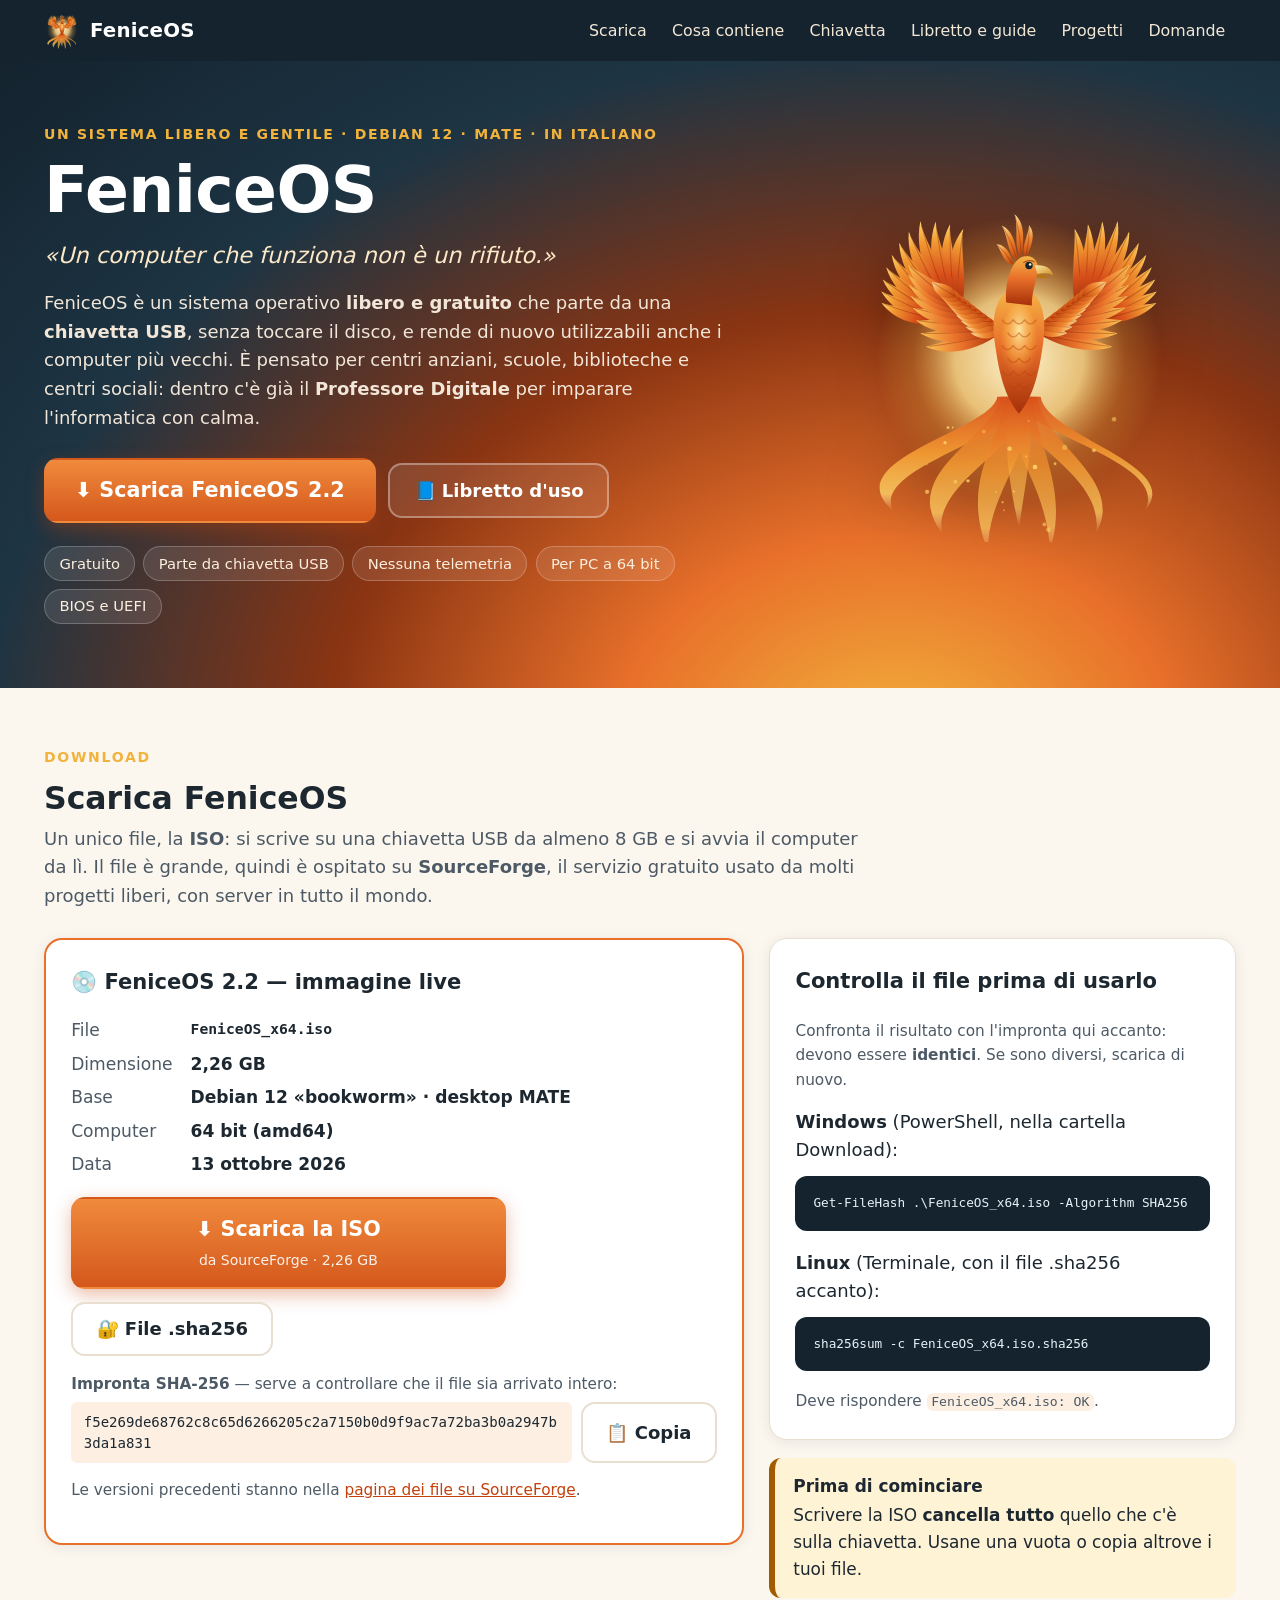
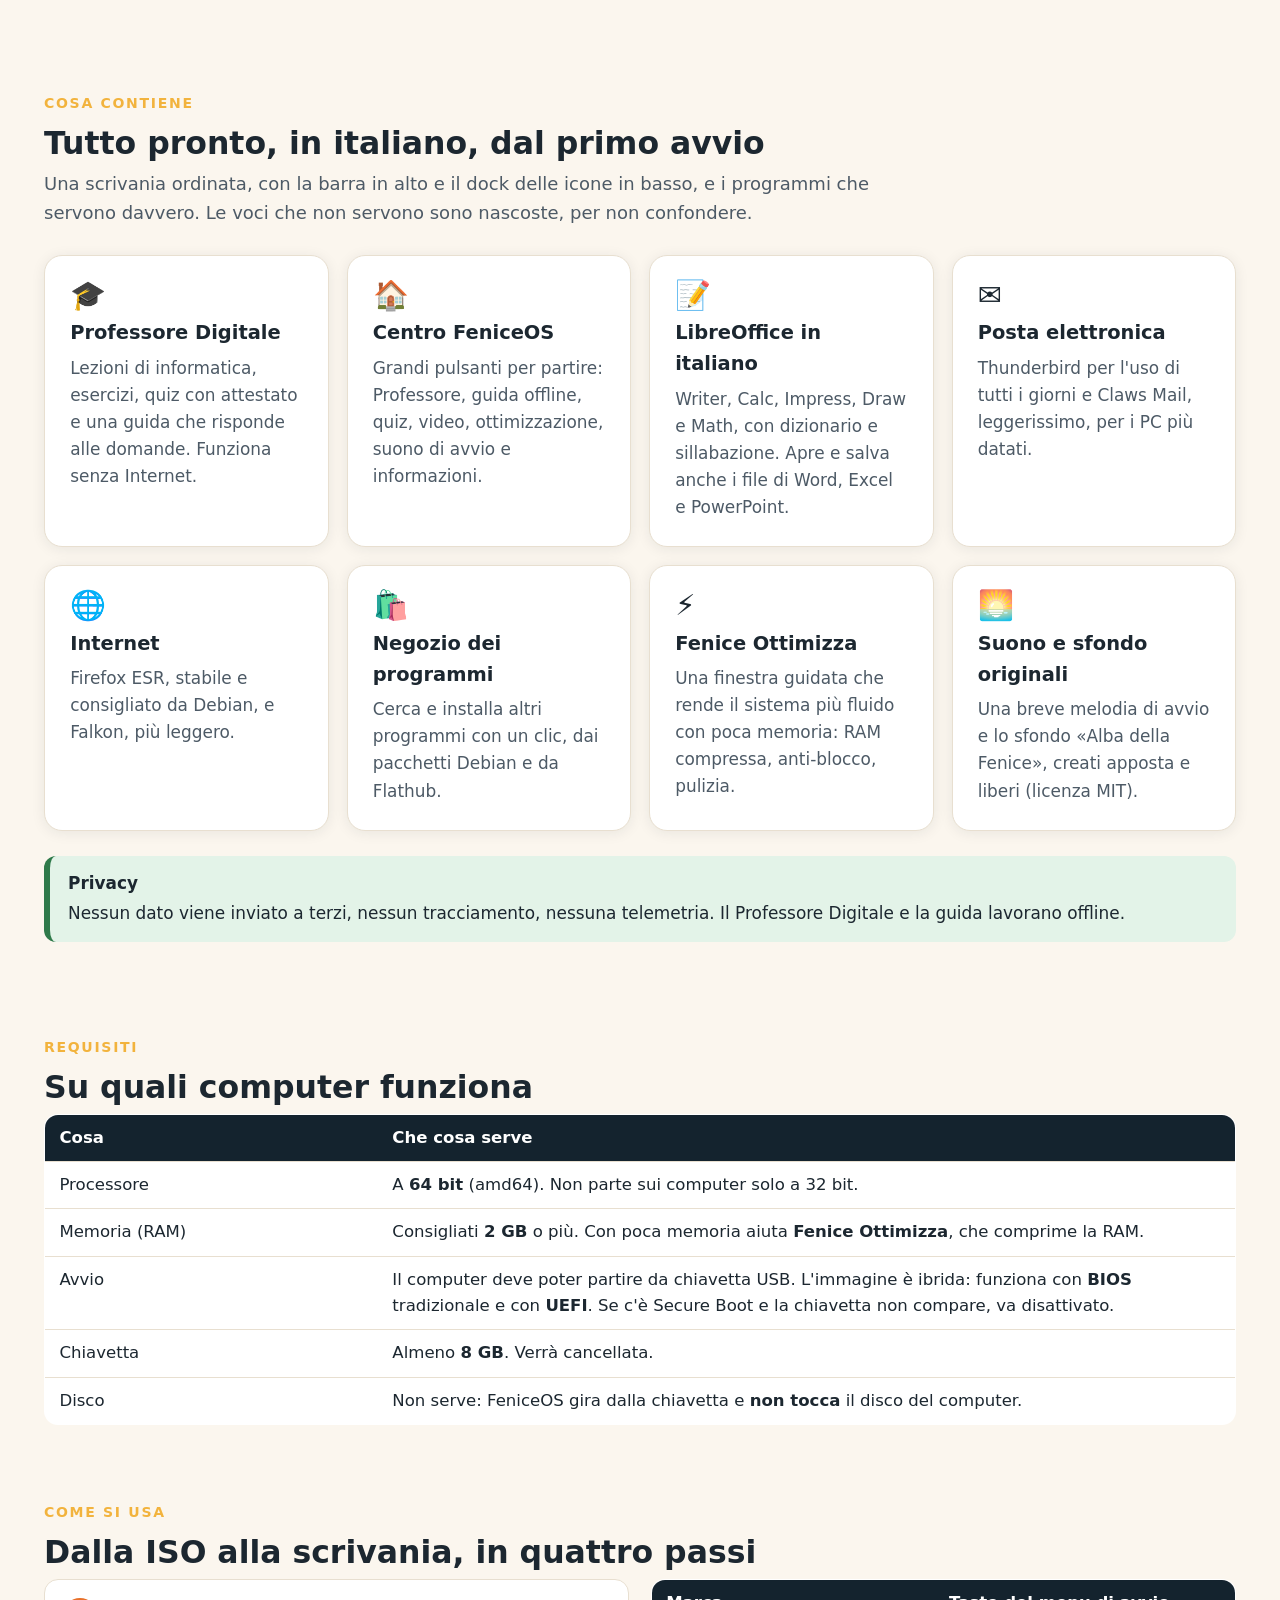
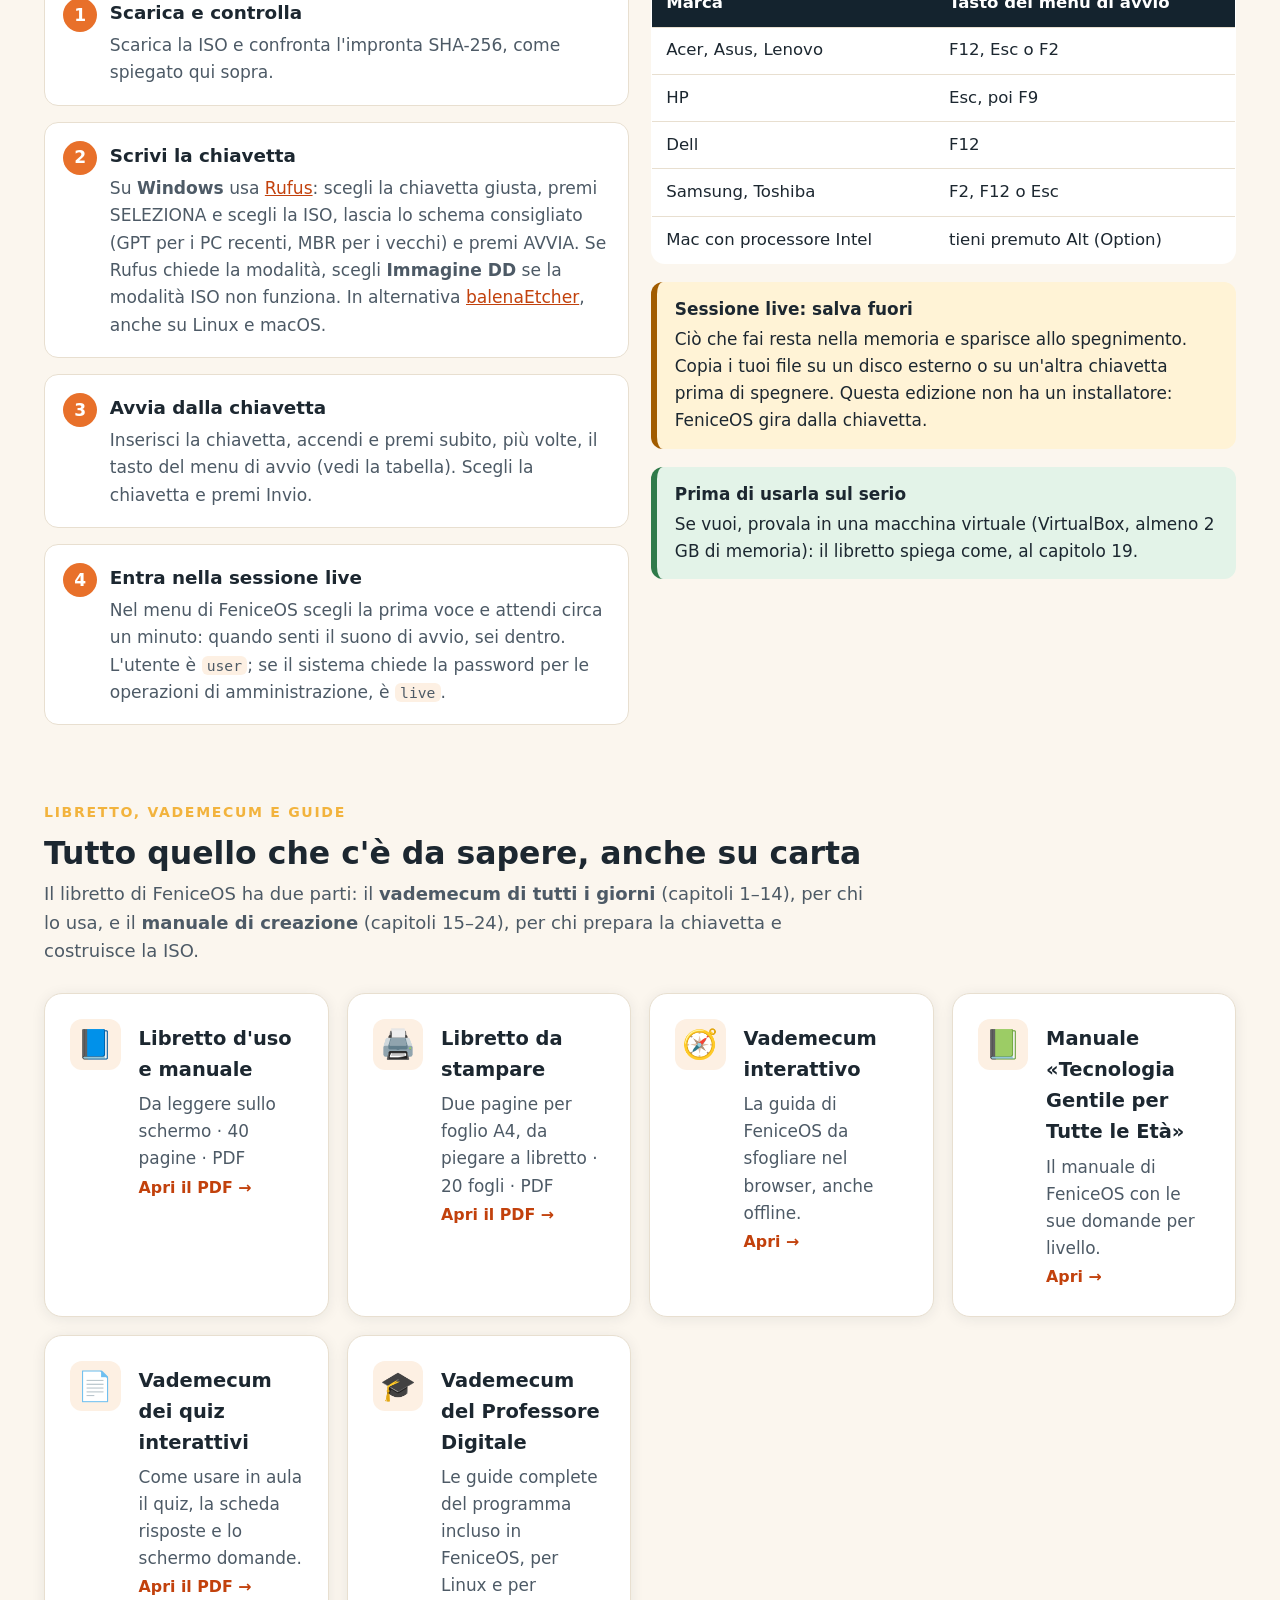
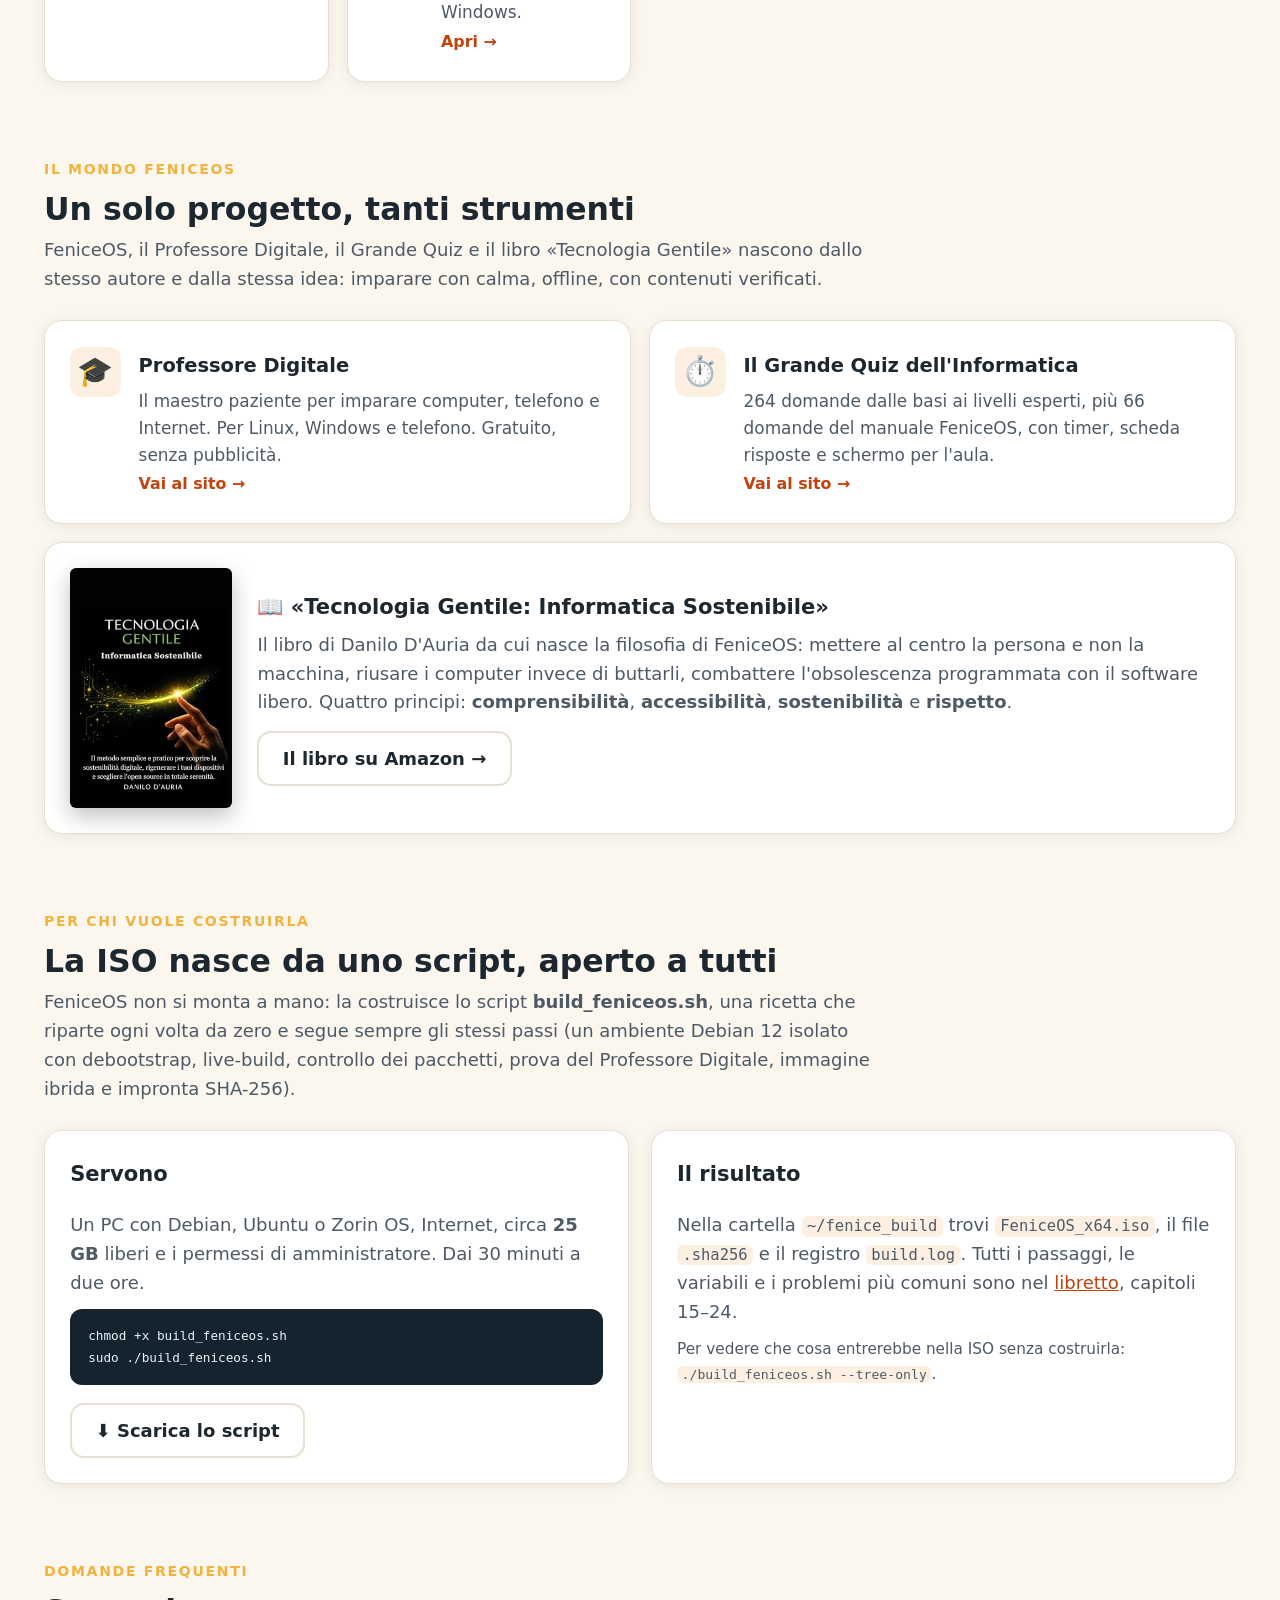
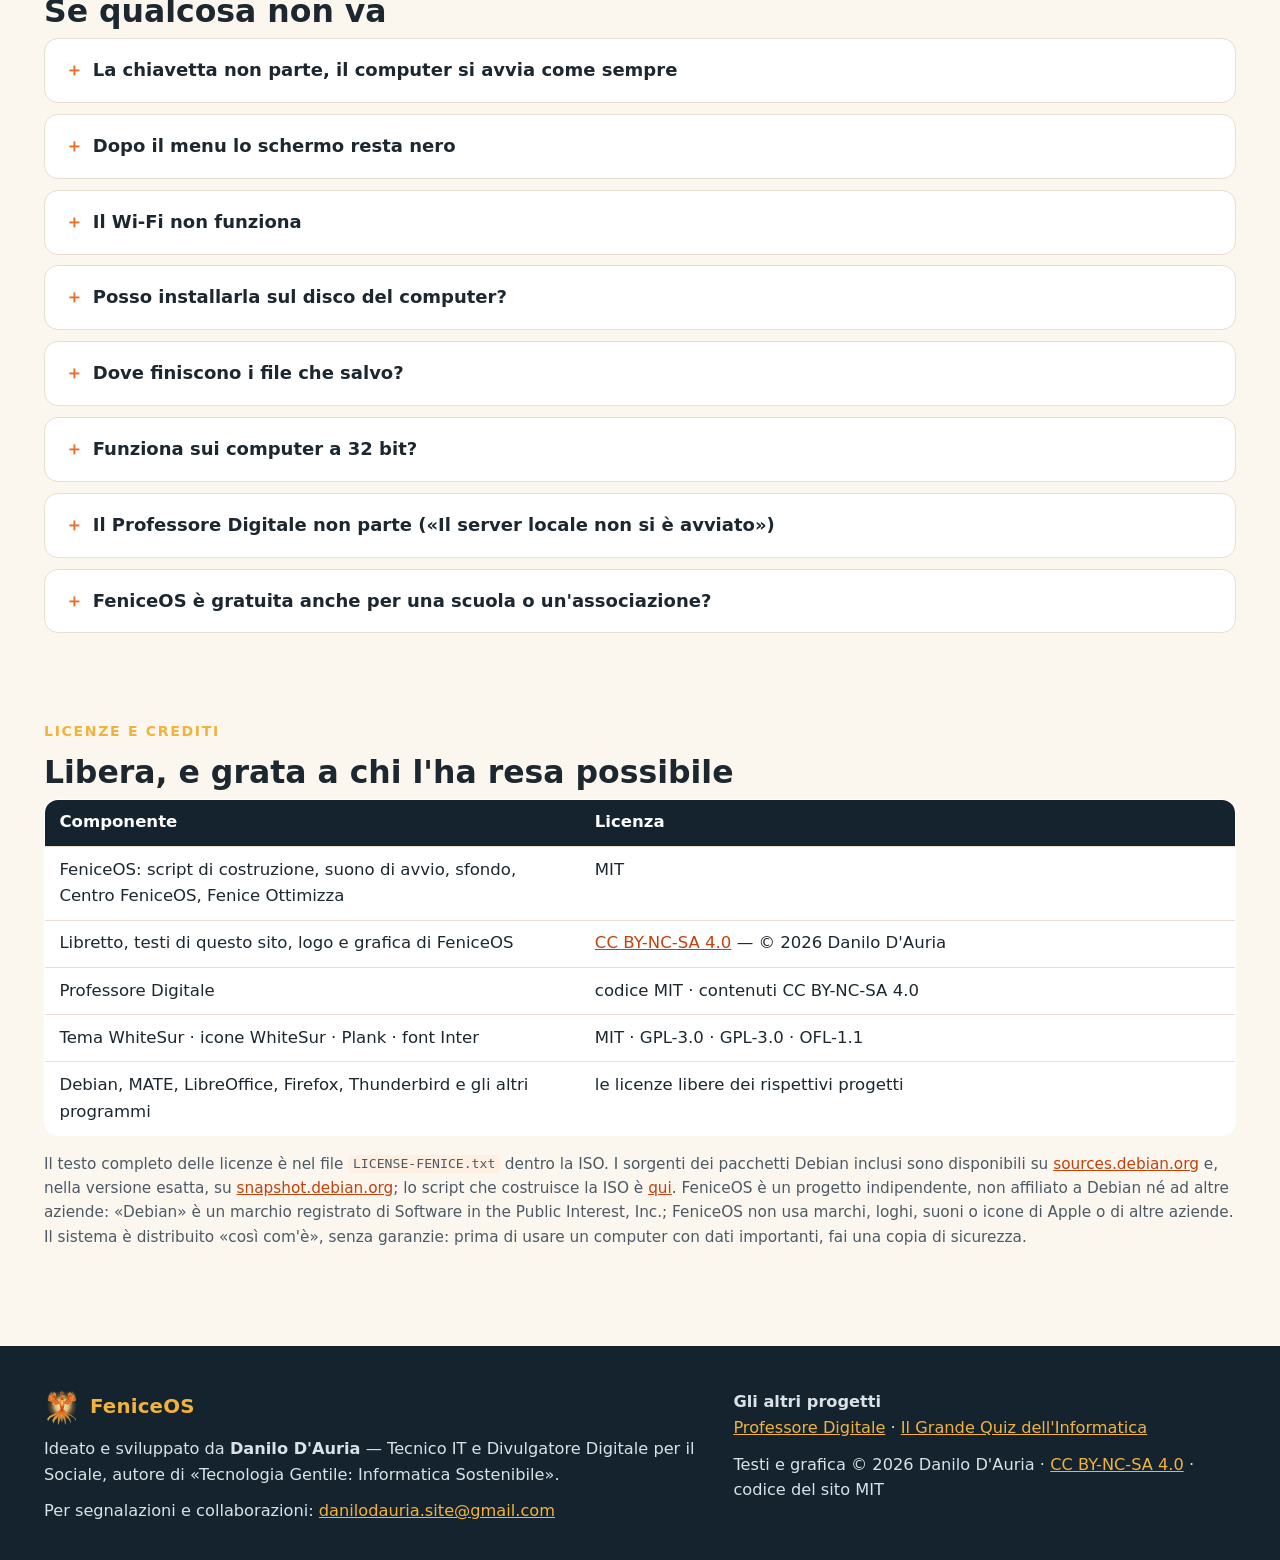
<file: docs/index.html>
<!doctype html>
<html lang="it">
<head>
<meta charset="utf-8">
<meta name="viewport" content="width=device-width, initial-scale=1">
<title>FeniceOS · Scarica la distribuzione</title>
<meta name="description" content="FeniceOS è un sistema operativo libero e gratuito, basato su Debian 12 con desktop MATE, che parte da chiavetta USB e dà nuova vita ai computer usati. Ideato e sviluppato da Danilo D'Auria.">
<meta name="author" content="Danilo D'Auria">
<meta name="theme-color" content="#14232e">
<meta property="og:title" content="FeniceOS — un computer che funziona non è un rifiuto">
<meta property="og:description" content="Scarica FeniceOS: Debian 12 + MATE, in italiano, con il Professore Digitale già installato. Parte da chiavetta USB.">
<meta property="og:image" content="assets/fenice.svg">
<link rel="icon" href="assets/favicon.svg" type="image/svg+xml">
<link rel="stylesheet" href="assets/stile.css">
</head>
<body>
<a class="salta" href="#scarica">Vai al download</a>

<header class="barra">
  <div class="contenitore">
    <a class="marchio" href="#"><img src="assets/fenice.svg" alt="">FeniceOS</a>
    <nav aria-label="Sezioni">
      <a href="#scarica">Scarica</a>
      <a href="#dentro">Cosa contiene</a>
      <a href="#chiavetta">Chiavetta</a>
      <a href="#documenti">Libretto e guide</a>
      <a href="#progetti">Progetti</a>
      <a href="#domande">Domande</a>
    </nav>
  </div>
</header>

<main>
<section class="eroe">
  <div class="contenitore">
    <div>
      <span class="occhiello">Un sistema libero e gentile · Debian 12 · MATE · in italiano</span>
      <h1>FeniceOS</h1>
      <p class="motto">«Un computer che funziona non è un rifiuto.»</p>
      <p class="sotto">FeniceOS è un sistema operativo <b>libero e gratuito</b> che parte da una <b>chiavetta USB</b>, senza toccare il disco, e
        rende di nuovo utilizzabili anche i computer più vecchi. È pensato per centri anziani, scuole, biblioteche e centri sociali:
        dentro c'è già il <b>Professore Digitale</b> per imparare l'informatica con calma.</p>
      <div class="azioni">
        <a class="bt bt-fuoco bt-grande" id="bt-scarica" href="#scarica">⬇ Scarica FeniceOS <span data-iso="versione">2.2</span></a>
        <a class="bt bt-vetro" href="download/FeniceOS_Libretto.pdf">📘 Libretto d'uso</a>
      </div>
      <ul class="chip">
        <li>Gratuito</li><li>Parte da chiavetta USB</li><li>Nessuna telemetria</li><li>Per PC a 64 bit</li><li>BIOS e UEFI</li>
      </ul>
    </div>
    <img class="logo-grande" src="assets/fenice.svg" alt="Il logo di FeniceOS: una fenice davanti al sole">
  </div>
</section>

<section class="blocco" id="scarica">
  <div class="contenitore">
    <span class="occhiello">Download</span>
    <h2>Scarica FeniceOS</h2>
    <p class="intro">Un unico file, la <b>ISO</b>: si scrive su una chiavetta USB da almeno 8 GB e si avvia il computer da lì.
      Il file è grande, quindi è ospitato su <b>SourceForge</b>, il servizio gratuito usato da molti progetti liberi, con server in tutto il mondo.</p>
    <div class="scarica">
      <div class="carta scheda-file">
        <h3 style="margin:0">💿 FeniceOS <span data-iso="versione">2.2</span> — immagine live</h3>
        <dl class="dati">
          <dt>File</dt><dd class="mono" data-iso="nome">FeniceOS_x64.iso</dd>
          <dt>Dimensione</dt><dd data-iso="dimensione">2,26 GB</dd>
          <dt>Base</dt><dd data-iso="base">Debian 12 «bookworm» · desktop MATE</dd>
          <dt>Computer</dt><dd data-iso="architettura">64 bit (amd64)</dd>
          <dt>Data</dt><dd data-iso="data_lunga">13 ottobre 2026</dd>
        </dl>
        <div class="azioni">
          <a class="bt bt-fuoco bt-grande" data-iso-href="scarica" href="https://sourceforge.net/projects/feniceos/files/2.2/FeniceOS_x64.iso/download">⬇ Scarica la ISO<small>da SourceForge · <span data-iso="dimensione">2,26 GB</span></small></a>
          <a class="bt bt-chiaro" href="download/FeniceOS_x64.iso.sha256" download>🔐 File .sha256</a>
        </div>
        <p class="piccolo" style="margin:.9rem 0 .3rem"><b>Impronta SHA-256</b> — serve a controllare che il file sia arrivato intero:</p>
        <div class="impronta"><code id="sha" data-iso="sha256">f5e269de68762c8c65d6266205c2a7150b0d9f9ac7a72ba3b0a2947b3da1a831</code>
          <button class="bt bt-chiaro" type="button" data-copia="#sha" aria-label="Copia l'impronta">📋 Copia</button></div>
        <p class="piccolo">Le versioni precedenti stanno nella <a data-iso-href="tutte_le_versioni" href="https://sourceforge.net/projects/feniceos/files/">pagina dei file su SourceForge</a>.</p>
      </div>
      <div>
        <div class="carta">
          <h3 style="margin-top:0">Controlla il file prima di usarlo</h3>
          <p class="piccolo" style="margin-top:0">Confronta il risultato con l'impronta qui accanto: devono essere <b>identici</b>. Se sono diversi, scarica di nuovo.</p>
          <p style="margin:.6rem 0 .2rem"><b>Windows</b> (PowerShell, nella cartella Download):</p>
          <pre><code>Get-FileHash .\FeniceOS_x64.iso -Algorithm SHA256</code></pre>
          <p style="margin:.6rem 0 .2rem"><b>Linux</b> (Terminale, con il file .sha256 accanto):</p>
          <pre><code>sha256sum -c FeniceOS_x64.iso.sha256</code></pre>
          <p class="piccolo" style="margin:0">Deve rispondere <code>FeniceOS_x64.iso: OK</code>.</p>
        </div>
        <div class="nota attenzione"><b>Prima di cominciare</b>Scrivere la ISO <b>cancella tutto</b> quello che c'è sulla chiavetta. Usane una vuota o copia altrove i tuoi file.</div>
      </div>
    </div>
  </div>
</section>

<section class="blocco" id="dentro">
  <div class="contenitore">
    <span class="occhiello">Cosa contiene</span>
    <h2>Tutto pronto, in italiano, dal primo avvio</h2>
    <p class="intro">Una scrivania ordinata, con la barra in alto e il dock delle icone in basso, e i programmi che servono davvero. Le voci che non servono sono nascoste, per non confondere.</p>
    <div class="griglia">
      <div class="carta"><span class="ico">🎓</span><h3>Professore Digitale</h3><p>Lezioni di informatica, esercizi, quiz con attestato e una guida che risponde alle domande. Funziona senza Internet.</p></div>
      <div class="carta"><span class="ico">🏠</span><h3>Centro FeniceOS</h3><p>Grandi pulsanti per partire: Professore, guida offline, quiz, video, ottimizzazione, suono di avvio e informazioni.</p></div>
      <div class="carta"><span class="ico">📝</span><h3>LibreOffice in italiano</h3><p>Writer, Calc, Impress, Draw e Math, con dizionario e sillabazione. Apre e salva anche i file di Word, Excel e PowerPoint.</p></div>
      <div class="carta"><span class="ico">✉️</span><h3>Posta elettronica</h3><p>Thunderbird per l'uso di tutti i giorni e Claws Mail, leggerissimo, per i PC più datati.</p></div>
      <div class="carta"><span class="ico">🌐</span><h3>Internet</h3><p>Firefox ESR, stabile e consigliato da Debian, e Falkon, più leggero.</p></div>
      <div class="carta"><span class="ico">🛍️</span><h3>Negozio dei programmi</h3><p>Cerca e installa altri programmi con un clic, dai pacchetti Debian e da Flathub.</p></div>
      <div class="carta"><span class="ico">⚡</span><h3>Fenice Ottimizza</h3><p>Una finestra guidata che rende il sistema più fluido con poca memoria: RAM compressa, anti-blocco, pulizia.</p></div>
      <div class="carta"><span class="ico">🌅</span><h3>Suono e sfondo originali</h3><p>Una breve melodia di avvio e lo sfondo «Alba della Fenice», creati apposta e liberi (licenza MIT).</p></div>
    </div>
    <div class="nota" style="margin-top:1.4rem"><b>Privacy</b>Nessun dato viene inviato a terzi, nessun tracciamento, nessuna telemetria. Il Professore Digitale e la guida lavorano offline.</div>
  </div>
</section>

<section class="blocco" id="requisiti">
  <div class="contenitore">
    <span class="occhiello">Requisiti</span>
    <h2>Su quali computer funziona</h2>
    <div class="scorri"><table class="tabella">
      <tr><th style="width:28%">Cosa</th><th>Che cosa serve</th></tr>
      <tr><td>Processore</td><td>A <b>64 bit</b> (amd64). Non parte sui computer solo a 32 bit.</td></tr>
      <tr><td>Memoria (RAM)</td><td>Consigliati <b>2 GB</b> o più. Con poca memoria aiuta <b>Fenice Ottimizza</b>, che comprime la RAM.</td></tr>
      <tr><td>Avvio</td><td>Il computer deve poter partire da chiavetta USB. L'immagine è ibrida: funziona con <b>BIOS</b> tradizionale e con <b>UEFI</b>. Se c'è Secure Boot e la chiavetta non compare, va disattivato.</td></tr>
      <tr><td>Chiavetta</td><td>Almeno <b>8 GB</b>. Verrà cancellata.</td></tr>
      <tr><td>Disco</td><td>Non serve: FeniceOS gira dalla chiavetta e <b>non tocca</b> il disco del computer.</td></tr>
    </table></div>
  </div>
</section>

<section class="blocco" id="chiavetta">
  <div class="contenitore">
    <span class="occhiello">Come si usa</span>
    <h2>Dalla ISO alla scrivania, in quattro passi</h2>
    <div class="due">
      <ol class="passi">
        <li><h3>Scarica e controlla</h3><p>Scarica la ISO e confronta l'impronta SHA-256, come spiegato qui sopra.</p></li>
        <li><h3>Scrivi la chiavetta</h3><p>Su <b>Windows</b> usa <a href="https://rufus.ie/it/">Rufus</a>: scegli la chiavetta giusta, premi SELEZIONA e scegli la ISO,
          lascia lo schema consigliato (GPT per i PC recenti, MBR per i vecchi) e premi AVVIA. Se Rufus chiede la modalità, scegli <b>Immagine DD</b> se la modalità ISO non funziona.
          In alternativa <a href="https://etcher.balena.io/">balenaEtcher</a>, anche su Linux e macOS.</p></li>
        <li><h3>Avvia dalla chiavetta</h3><p>Inserisci la chiavetta, accendi e premi subito, più volte, il tasto del menu di avvio (vedi la tabella). Scegli la chiavetta e premi Invio.</p></li>
        <li><h3>Entra nella sessione live</h3><p>Nel menu di FeniceOS scegli la prima voce e attendi circa un minuto: quando senti il suono di avvio, sei dentro.
          L'utente è <code>user</code>; se il sistema chiede la password per le operazioni di amministrazione, è <code>live</code>.</p></li>
      </ol>
      <div>
        <div class="scorri"><table class="tabella">
          <tr><th>Marca</th><th>Tasto del menu di avvio</th></tr>
          <tr><td>Acer, Asus, Lenovo</td><td>F12, Esc o F2</td></tr>
          <tr><td>HP</td><td>Esc, poi F9</td></tr>
          <tr><td>Dell</td><td>F12</td></tr>
          <tr><td>Samsung, Toshiba</td><td>F2, F12 o Esc</td></tr>
          <tr><td>Mac con processore Intel</td><td>tieni premuto Alt (Option)</td></tr>
        </table></div>
        <div class="nota attenzione"><b>Sessione live: salva fuori</b>Ciò che fai resta nella memoria e sparisce allo spegnimento. Copia i tuoi file su un disco esterno o su un'altra chiavetta prima di spegnere.
          Questa edizione non ha un installatore: FeniceOS gira dalla chiavetta.</div>
        <div class="nota"><b>Prima di usarla sul serio</b>Se vuoi, provala in una macchina virtuale (VirtualBox, almeno 2 GB di memoria): il libretto spiega come, al capitolo 19.</div>
      </div>
    </div>
  </div>
</section>

<section class="blocco" id="documenti">
  <div class="contenitore">
    <span class="occhiello">Libretto, vademecum e guide</span>
    <h2>Tutto quello che c'è da sapere, anche su carta</h2>
    <p class="intro">Il libretto di FeniceOS ha due parti: il <b>vademecum di tutti i giorni</b> (capitoli 1–14), per chi lo usa, e il <b>manuale di creazione</b> (capitoli 15–24), per chi prepara la chiavetta e costruisce la ISO.</p>
    <div class="griglia">
      <a class="carta doc" href="download/FeniceOS_Libretto.pdf"><span class="ico">📘</span><span><h3>Libretto d'uso e manuale</h3><p>Da leggere sullo schermo · 40 pagine · PDF</p><em>Apri il PDF →</em></span></a>
      <a class="carta doc" href="download/FeniceOS_Libretto_stampa_A4.pdf"><span class="ico">🖨️</span><span><h3>Libretto da stampare</h3><p>Due pagine per foglio A4, da piegare a libretto · 20 fogli · PDF</p><em>Apri il PDF →</em></span></a>
      <a class="carta doc" href="https://danilodauria.github.io/grande-quiz/vademecum/"><span class="ico">🧭</span><span><h3>Vademecum interattivo</h3><p>La guida di FeniceOS da sfogliare nel browser, anche offline.</p><em>Apri →</em></span></a>
      <a class="carta doc" href="https://danilodauria.github.io/grande-quiz/manuale/"><span class="ico">📗</span><span><h3>Manuale «Tecnologia Gentile per Tutte le Età»</h3><p>Il manuale di FeniceOS con le sue domande per livello.</p><em>Apri →</em></span></a>
      <a class="carta doc" href="https://danilodauria.github.io/grande-quiz/download/Vademecum_Quiz_Interattivo_FeniceOS.pdf"><span class="ico">📄</span><span><h3>Vademecum dei quiz interattivi</h3><p>Come usare in aula il quiz, la scheda risposte e lo schermo domande.</p><em>Apri il PDF →</em></span></a>
      <a class="carta doc" href="https://danilodauria.github.io/professore-digitale/"><span class="ico">🎓</span><span><h3>Vademecum del Professore Digitale</h3><p>Le guide complete del programma incluso in FeniceOS, per Linux e per Windows.</p><em>Apri →</em></span></a>
    </div>
  </div>
</section>

<section class="blocco" id="progetti">
  <div class="contenitore">
    <span class="occhiello">Il mondo FeniceOS</span>
    <h2>Un solo progetto, tanti strumenti</h2>
    <p class="intro">FeniceOS, il Professore Digitale, il Grande Quiz e il libro «Tecnologia Gentile» nascono dallo stesso autore e dalla stessa idea: imparare con calma, offline, con contenuti verificati.</p>
    <div class="griglia">
      <a class="carta doc" href="https://danilodauria.github.io/professore-digitale/"><span class="ico">🎓</span><span><h3>Professore Digitale</h3><p>Il maestro paziente per imparare computer, telefono e Internet. Per Linux, Windows e telefono. Gratuito, senza pubblicità.</p><em>Vai al sito →</em></span></a>
      <a class="carta doc" href="https://danilodauria.github.io/grande-quiz/"><span class="ico">⏱️</span><span><h3>Il Grande Quiz dell'Informatica</h3><p>264 domande dalle basi ai livelli esperti, più 66 domande del manuale FeniceOS, con timer, scheda risposte e schermo per l'aula.</p><em>Vai al sito →</em></span></a>
    </div>
    <div class="carta libro" style="margin-top:1rem">
      <img src="assets/tecnologia-gentile.jpg" alt="Copertina del libro «Tecnologia Gentile: Informatica Sostenibile» di Danilo D'Auria" width="293" height="434">
      <div>
        <h3 style="margin:0 0 .4rem">📖 «Tecnologia Gentile: Informatica Sostenibile»</h3>
        <p style="margin:0 0 .8rem;color:var(--ink2)">Il libro di Danilo D'Auria da cui nasce la filosofia di FeniceOS: mettere al centro la persona e non la macchina, riusare i computer invece di buttarli,
          combattere l'obsolescenza programmata con il software libero. Quattro principi: <b>comprensibilità</b>, <b>accessibilità</b>, <b>sostenibilità</b> e <b>rispetto</b>.</p>
        <a class="bt bt-chiaro" href="https://www.amazon.it/dp/B0H62Z3CYB">Il libro su Amazon →</a>
      </div>
    </div>
  </div>
</section>

<section class="blocco" id="costruire">
  <div class="contenitore">
    <span class="occhiello">Per chi vuole costruirla</span>
    <h2>La ISO nasce da uno script, aperto a tutti</h2>
    <p class="intro">FeniceOS non si monta a mano: la costruisce lo script <b>build_feniceos.sh</b>, una ricetta che riparte ogni volta da zero e segue sempre gli stessi passi
      (un ambiente Debian 12 isolato con debootstrap, live-build, controllo dei pacchetti, prova del Professore Digitale, immagine ibrida e impronta SHA-256).</p>
    <div class="due">
      <div class="carta">
        <h3 style="margin-top:0">Servono</h3>
        <p style="margin:0;color:var(--ink2)">Un PC con Debian, Ubuntu o Zorin OS, Internet, circa <b>25 GB</b> liberi e i permessi di amministratore. Dai 30 minuti a due ore.</p>
        <pre><code>chmod +x build_feniceos.sh
sudo ./build_feniceos.sh</code></pre>
        <a class="bt bt-chiaro" href="download/build_feniceos.sh" download>⬇ Scarica lo script</a>
      </div>
      <div class="carta">
        <h3 style="margin-top:0">Il risultato</h3>
        <p style="margin:0 0 .6rem;color:var(--ink2)">Nella cartella <code>~/fenice_build</code> trovi <code>FeniceOS_x64.iso</code>, il file <code>.sha256</code> e il registro <code>build.log</code>.
          Tutti i passaggi, le variabili e i problemi più comuni sono nel <a href="download/FeniceOS_Libretto.pdf">libretto</a>, capitoli 15–24.</p>
        <p class="piccolo" style="margin:0">Per vedere che cosa entrerebbe nella ISO senza costruirla: <code>./build_feniceos.sh --tree-only</code>.</p>
      </div>
    </div>
  </div>
</section>

<section class="blocco" id="domande">
  <div class="contenitore">
    <span class="occhiello">Domande frequenti</span>
    <h2>Se qualcosa non va</h2>
    <details class="faq"><summary>La chiavetta non parte, il computer si avvia come sempre</summary>
      <div><p>Hai premuto il tasto del menu di avvio troppo tardi: spegni e riprova, premendolo a ripetizione appena accendi. Prova anche un'altra porta USB.</p>
      <p>Se la chiavetta non compare proprio, entra nel BIOS/UEFI e disattiva <b>Secure Boot</b> (annota la modifica per poterla ripristinare). Se non basta, ricrea la chiavetta con Rufus in modalità <b>Immagine DD</b>.</p></div></details>
    <details class="faq"><summary>Dopo il menu lo schermo resta nero</summary>
      <div><p>Riavvia e scegli la modalità sicura per la grafica nel menu di avvio. Il libretto, al capitolo 14, raccoglie gli altri casi.</p></div></details>
    <details class="faq"><summary>Il Wi-Fi non funziona</summary>
      <div><p>FeniceOS cerca di includere i firmware delle schede più comuni (Intel, Realtek, Atheros, Broadcom), ma alcune schede ne richiedono altri. Nel frattempo usa il cavo di rete.</p></div></details>
    <details class="faq"><summary>Posso installarla sul disco del computer?</summary>
      <div><p>Questa edizione è <b>solo live</b>: non ha un installatore e non tocca il disco. È la scelta più sicura per aule e centri, dove ogni avvio riparte pulito.</p></div></details>
    <details class="faq"><summary>Dove finiscono i file che salvo?</summary>
      <div><p>Nella memoria del computer: allo spegnimento spariscono. Salva sempre su un'altra chiavetta, su un disco esterno o su un servizio online.</p></div></details>
    <details class="faq"><summary>Funziona sui computer a 32 bit?</summary>
      <div><p>No: FeniceOS è preparata per i processori a 64 bit (amd64). Quasi tutti i computer degli ultimi 15 anni lo sono.</p></div></details>
    <details class="faq"><summary>Il Professore Digitale non parte («Il server locale non si è avviato»)</summary>
      <div><p>Era un errore del pacchetto 3.5.2 del Professore Digitale, corretto nella 3.5.3. Lo script di FeniceOS prova sempre il programma prima di creare la ISO.
        Chiudi il messaggio, aspetta dieci secondi e riaprilo dal dock; se serve, riavvia. Il libretto ne parla al capitolo 6.</p></div></details>
    <details class="faq"><summary>FeniceOS è gratuita anche per una scuola o un'associazione?</summary>
      <div><p>Sì, sempre. Puoi copiarla, usarla e regalare le chiavette. Per i testi e la grafica di FeniceOS vale la licenza CC BY-NC-SA 4.0: cita l'autore e non usarli a scopo commerciale.</p></div></details>
  </div>
</section>

<section class="blocco" id="licenze">
  <div class="contenitore">
    <span class="occhiello">Licenze e crediti</span>
    <h2>Libera, e grata a chi l'ha resa possibile</h2>
    <div class="scorri"><table class="tabella">
      <tr><th style="width:45%">Componente</th><th>Licenza</th></tr>
      <tr><td>FeniceOS: script di costruzione, suono di avvio, sfondo, Centro FeniceOS, Fenice Ottimizza</td><td>MIT</td></tr>
      <tr><td>Libretto, testi di questo sito, logo e grafica di FeniceOS</td><td><a href="https://creativecommons.org/licenses/by-nc-sa/4.0/deed.it">CC BY-NC-SA 4.0</a> — © 2026 Danilo D'Auria</td></tr>
      <tr><td>Professore Digitale</td><td>codice MIT · contenuti CC BY-NC-SA 4.0</td></tr>
      <tr><td>Tema WhiteSur · icone WhiteSur · Plank · font Inter</td><td>MIT · GPL-3.0 · GPL-3.0 · OFL-1.1</td></tr>
      <tr><td>Debian, MATE, LibreOffice, Firefox, Thunderbird e gli altri programmi</td><td>le licenze libere dei rispettivi progetti</td></tr>
    </table></div>
    <p class="piccolo">Il testo completo delle licenze è nel file <code>LICENSE-FENICE.txt</code> dentro la ISO. I sorgenti dei pacchetti Debian inclusi sono disponibili su
      <a href="https://sources.debian.org/">sources.debian.org</a> e, nella versione esatta, su <a href="https://snapshot.debian.org/">snapshot.debian.org</a>;
      lo script che costruisce la ISO è <a href="download/build_feniceos.sh">qui</a>. FeniceOS è un progetto indipendente, non affiliato a Debian né ad altre aziende:
      «Debian» è un marchio registrato di Software in the Public Interest, Inc.; FeniceOS non usa marchi, loghi, suoni o icone di Apple o di altre aziende.
      Il sistema è distribuito «così com'è», senza garanzie: prima di usare un computer con dati importanti, fai una copia di sicurezza.</p>
  </div>
</section>
</main>

<footer class="piede">
  <div class="contenitore">
    <div>
      <a class="marchio" href="#"><img src="assets/fenice.svg" alt="">FeniceOS</a>
      <p style="margin:.6rem 0">Ideato e sviluppato da <b>Danilo D'Auria</b> — Tecnico IT e Divulgatore Digitale per il Sociale, autore di «Tecnologia Gentile: Informatica Sostenibile».</p>
      <p style="margin:0">Per segnalazioni e collaborazioni: <a href="mailto:danilodauria.site@gmail.com">danilodauria.site@gmail.com</a></p>
    </div>
    <div>
      <p style="margin:0 0 .4rem"><b>Gli altri progetti</b><br><a href="https://danilodauria.github.io/professore-digitale/">Professore Digitale</a> ·
        <a href="https://danilodauria.github.io/grande-quiz/">Il Grande Quiz dell'Informatica</a></p>
      <p class="cc" style="margin:.6rem 0 0">Testi e grafica © 2026 Danilo D'Auria · <a href="https://creativecommons.org/licenses/by-nc-sa/4.0/deed.it">CC BY-NC-SA 4.0</a> · codice del sito MIT</p>
    </div>
  </div>
</footer>
<div class="avviso-copiato" id="avviso" role="status" aria-live="polite"></div>
<script src="assets/sito.js"></script>
</body>
</html>
</file>
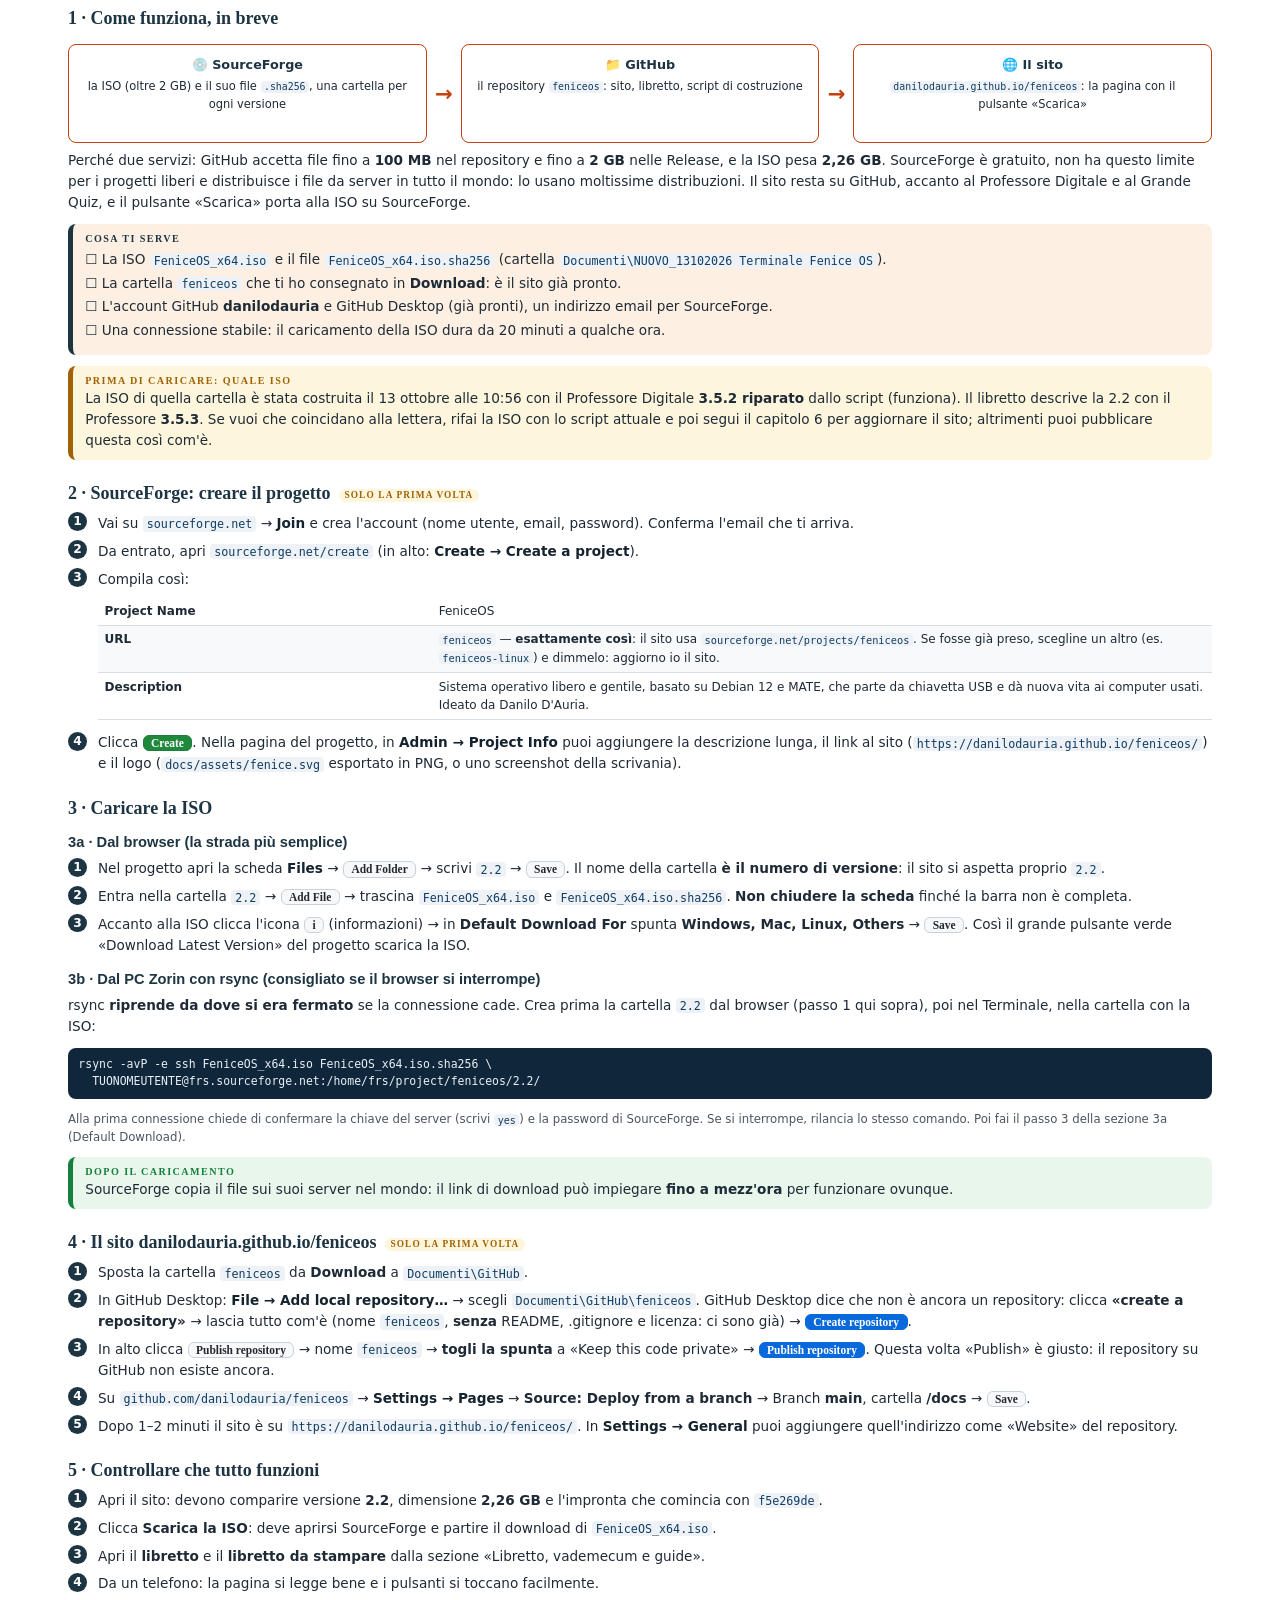
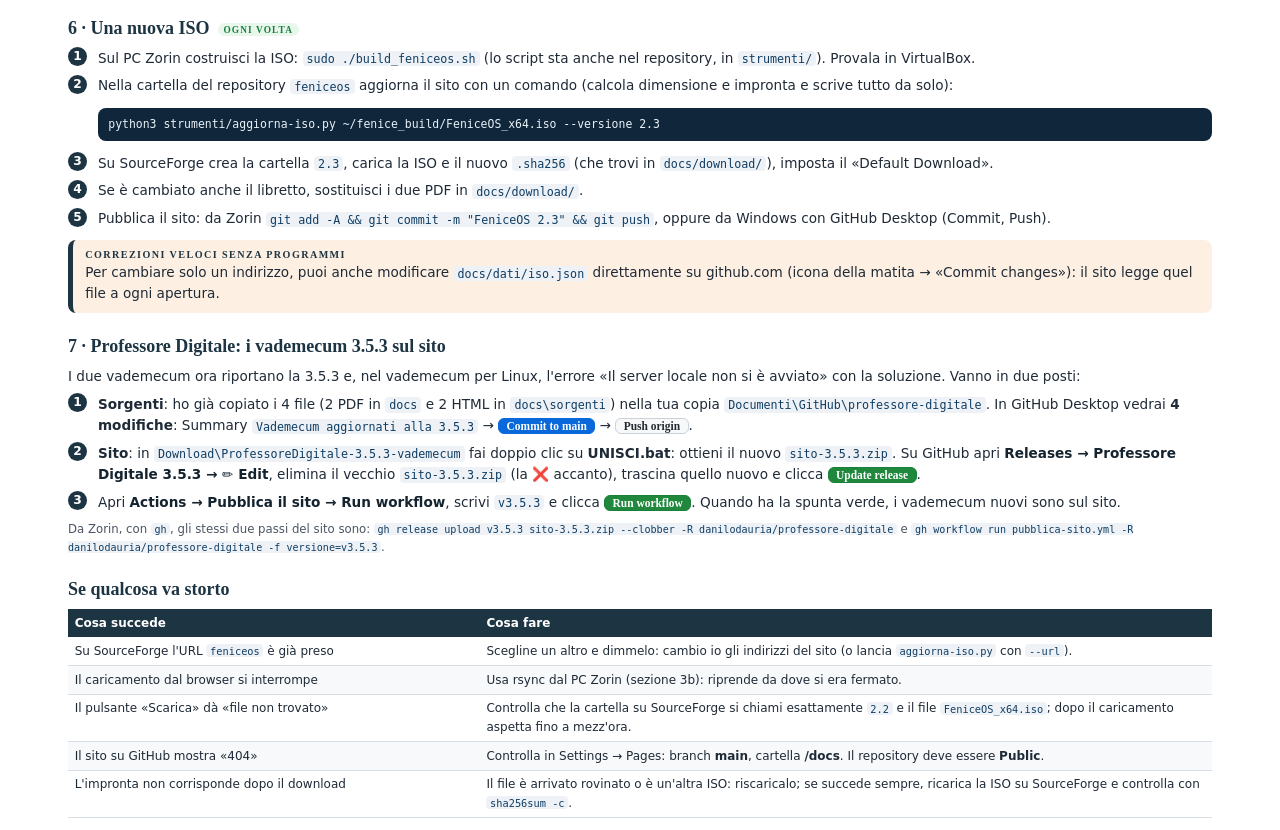
<file: strumenti/guida/pubblicare-feniceos.html>
<!DOCTYPE html>
<html lang="it">
<head>
<meta charset="utf-8">
<title>FeniceOS – Pubblicare la ISO e il sito</title>
<meta name="author" content="Danilo D'Auria">
<link rel="stylesheet" href="stile-manuale.css">
<style>
:root { --blu: #1d3443; --blu2: #14232e; --azz: #fdf0e3; --ara: #c2410c; }
.cover .sopra { background: radial-gradient(ellipse at 75% 115%, #f2b33d 0%, #e8702a 25%, #8a3412 50%, #1d3443 78%, #14232e 100%); height: 150mm; }
.cover .sopra .ka { color: #f2b33d; }
.cover .sotto2 { height: 147mm; }
.cover .prof { top: 40mm; width: 72mm; height: 72mm; right: 14mm; }
.back { background: linear-gradient(170deg, #1d3443, #14232e); }
.indice-rapido { margin-top: 6mm; font-size: 10pt; }
.indice-rapido li { margin: 1.4mm 0; }
.bt { display: inline-block; font: 700 8.6pt "Noto Sans"; padding: .1em .65em; border-radius: 6px; border: 1px solid #c9d1d9; background: #f6f8fa; color: #24292f; white-space: nowrap; }
.bt.verde { background: #1f883d; border-color: #1a7f37; color: #fff; }
.bt.blu { background: #0969da; border-color: #0969da; color: #fff; }
.menu { font-weight: 700; color: #14232e; }
.una { display: inline-block; font: 700 7pt "Noto Sans"; letter-spacing: .12em; padding: .15em .6em; border-radius: 99px; vertical-align: middle; background: #fdf6dc; color: #a16207; margin-left: .4em; }
.ogni { display: inline-block; font: 700 7pt "Noto Sans"; letter-spacing: .12em; padding: .15em .6em; border-radius: 99px; vertical-align: middle; background: #e8f6ec; color: #15803d; margin-left: .4em; }
.schema { display: grid; grid-template-columns: 1fr 9mm 1fr 9mm 1fr; align-items: center; margin: 4mm 0 2mm; font-size: 8.6pt; }
.schema .c { border: 1.4px solid var(--ara); border-radius: 8px; padding: 2.5mm; background: #fff; text-align: center; min-height: 26mm; }
.schema .c b { display: block; color: var(--blu); font-size: 9.6pt; margin-bottom: 1mm; }
.schema .f { text-align: center; color: var(--ara); font-size: 16pt; font-weight: 700; }
</style>
</head>
<body>

<section class="cover">
  <div class="sopra">
    <div class="ka">UN PROGETTO DI DANILO D'AURIA</div>
    <h1>FeniceOS</h1>
    <div class="sotto">Pubblicare la ISO e il sito<br>SourceForge per la ISO, GitHub per il sito<br>e i vademecum del Professore Digitale 3.5.3</div>
    <img class="prof" src="fenice.svg" alt="">
  </div>
  <div class="sotto2">
    <ol class="indice-rapido">
      <li><b>Come funziona</b>: tre posti, un solo indirizzo</li>
      <li><b>SourceForge</b>: creare il progetto <span class="una">UNA VOLTA</span></li>
      <li><b>Caricare la ISO</b> e renderla il download predefinito</li>
      <li><b>Il sito</b> danilodauria.github.io/feniceos <span class="una">UNA VOLTA</span></li>
      <li><b>Controllare</b> che tutto funzioni</li>
      <li><b>Una nuova ISO</b> <span class="ogni">OGNI VOLTA</span></li>
      <li><b>Professore Digitale</b>: i vademecum 3.5.3 sul sito</li>
      <li>Se qualcosa va storto</li>
    </ol>
    <div class="firma">
      <div><b>Danilo D'Auria</b><small>Promemoria personale per la pubblicazione</small></div>
      <div class="v">FeniceOS 2.2<small>Ottobre 2026</small></div>
    </div>
  </div>
</section>
<div class="segnaposto"></div>

<div class="pagina">

<h2 style="margin-top:2mm">1 · Come funziona, in breve</h2>
<div class="schema">
  <div class="c"><b>💿 SourceForge</b>la ISO (oltre 2 GB) e il suo file <code>.sha256</code>, una cartella per ogni versione</div>
  <div class="f">→</div>
  <div class="c"><b>📁 GitHub</b>il repository <code>feniceos</code>: sito, libretto, script di costruzione</div>
  <div class="f">→</div>
  <div class="c"><b>🌐 Il sito</b><code>danilodauria.github.io/feniceos</code>: la pagina con il pulsante «Scarica»</div>
</div>
<p>Perché due servizi: GitHub accetta file fino a <b>100 MB</b> nel repository e fino a <b>2 GB</b> nelle Release, e la ISO pesa <b>2,26 GB</b>.
SourceForge è gratuito, non ha questo limite per i progetti liberi e distribuisce i file da server in tutto il mondo: lo usano moltissime distribuzioni.
Il sito resta su GitHub, accanto al Professore Digitale e al Grande Quiz, e il pulsante «Scarica» porta alla ISO su SourceForge.</p>

<div class="box"><span class="t">Cosa ti serve</span>
<ul class="check">
<li>La ISO <code>FeniceOS_x64.iso</code> e il file <code>FeniceOS_x64.iso.sha256</code> (cartella <code>Documenti\NUOVO_13102026 Terminale Fenice OS</code>).</li>
<li>La cartella <code>feniceos</code> che ti ho consegnato in <b>Download</b>: è il sito già pronto.</li>
<li>L'account GitHub <b>danilodauria</b> e GitHub Desktop (già pronti), un indirizzo email per SourceForge.</li>
<li>Una connessione stabile: il caricamento della ISO dura da 20 minuti a qualche ora.</li>
</ul></div>
<div class="box attenzione"><span class="t">Prima di caricare: quale ISO</span>La ISO di quella cartella è stata costruita il 13 ottobre alle 10:56 con il Professore Digitale <b>3.5.2 riparato</b> dallo script (funziona).
Il libretto descrive la 2.2 con il Professore <b>3.5.3</b>. Se vuoi che coincidano alla lettera, rifai la ISO con lo script attuale e poi segui il capitolo 6 per aggiornare il sito; altrimenti puoi pubblicare questa così com'è.</div>

<h2>2 · SourceForge: creare il progetto <span class="una">SOLO LA PRIMA VOLTA</span></h2>
<ol class="passi">
<li>Vai su <code>sourceforge.net</code> → <span class="menu">Join</span> e crea l'account (nome utente, email, password). Conferma l'email che ti arriva.</li>
<li>Da entrato, apri <code>sourceforge.net/create</code> (in alto: <span class="menu">Create → Create a project</span>).</li>
<li>Compila così:
<table><tbody>
<tr><td style="width:30%"><b>Project Name</b></td><td>FeniceOS</td></tr>
<tr><td><b>URL</b></td><td><code>feniceos</code> — <b>esattamente così</b>: il sito usa <code>sourceforge.net/projects/feniceos</code>. Se fosse già preso, scegline un altro (es. <code>feniceos-linux</code>) e dimmelo: aggiorno io il sito.</td></tr>
<tr><td><b>Description</b></td><td>Sistema operativo libero e gentile, basato su Debian 12 e MATE, che parte da chiavetta USB e dà nuova vita ai computer usati. Ideato da Danilo D'Auria.</td></tr>
</tbody></table></li>
<li>Clicca <span class="bt verde">Create</span>. Nella pagina del progetto, in <span class="menu">Admin → Project Info</span> puoi aggiungere la descrizione lunga, il link al sito
(<code>https://danilodauria.github.io/feniceos/</code>) e il logo (<code>docs/assets/fenice.svg</code> esportato in PNG, o uno screenshot della scrivania).</li>
</ol>

<h2>3 · Caricare la ISO</h2>
<h3>3a · Dal browser (la strada più semplice)</h3>
<ol class="passi">
<li>Nel progetto apri la scheda <span class="menu">Files</span> → <span class="bt">Add Folder</span> → scrivi <code>2.2</code> → <span class="bt">Save</span>. Il nome della cartella <b>è il numero di versione</b>: il sito si aspetta proprio <code>2.2</code>.</li>
<li>Entra nella cartella <code>2.2</code> → <span class="bt">Add File</span> → trascina <code>FeniceOS_x64.iso</code> e <code>FeniceOS_x64.iso.sha256</code>.
<b>Non chiudere la scheda</b> finché la barra non è completa.</li>
<li>Accanto alla ISO clicca l'icona <span class="bt">i</span> (informazioni) → in <b>Default Download For</b> spunta <b>Windows, Mac, Linux, Others</b> → <span class="bt">Save</span>.
Così il grande pulsante verde «Download Latest Version» del progetto scarica la ISO.</li>
</ol>
<h3>3b · Dal PC Zorin con rsync (consigliato se il browser si interrompe)</h3>
<p>rsync <b>riprende da dove si era fermato</b> se la connessione cade. Crea prima la cartella <code>2.2</code> dal browser (passo 1 qui sopra), poi nel Terminale, nella cartella con la ISO:</p>
<pre>rsync -avP -e ssh FeniceOS_x64.iso FeniceOS_x64.iso.sha256 \
  TUONOMEUTENTE@frs.sourceforge.net:/home/frs/project/feniceos/2.2/</pre>
<p class="small">Alla prima connessione chiede di confermare la chiave del server (scrivi <code>yes</code>) e la password di SourceForge. Se si interrompe, rilancia lo stesso comando.
Poi fai il passo 3 della sezione 3a (Default Download).</p>
<div class="box consiglio"><span class="t">Dopo il caricamento</span>SourceForge copia il file sui suoi server nel mondo: il link di download può impiegare <b>fino a mezz'ora</b> per funzionare ovunque.</div>

<h2>4 · Il sito danilodauria.github.io/feniceos <span class="una">SOLO LA PRIMA VOLTA</span></h2>
<ol class="passi">
<li>Sposta la cartella <code>feniceos</code> da <b>Download</b> a <code>Documenti\GitHub</code>.</li>
<li>In GitHub Desktop: <span class="menu">File → Add local repository…</span> → scegli <code>Documenti\GitHub\feniceos</code>.
GitHub Desktop dice che non è ancora un repository: clicca <b>«create a repository»</b> → lascia tutto com'è (nome <code>feniceos</code>, <b>senza</b> README, .gitignore e licenza: ci sono già) → <span class="bt blu">Create repository</span>.</li>
<li>In alto clicca <span class="bt">Publish repository</span> → nome <code>feniceos</code> → <b>togli la spunta</b> a «Keep this code private» → <span class="bt blu">Publish repository</span>.
Questa volta «Publish» è giusto: il repository su GitHub non esiste ancora.</li>
<li>Su <code>github.com/danilodauria/feniceos</code> → <span class="menu">Settings → Pages</span> → <b>Source: Deploy from a branch</b> → Branch <b>main</b>, cartella <b>/docs</b> → <span class="bt">Save</span>.</li>
<li>Dopo 1–2 minuti il sito è su <code>https://danilodauria.github.io/feniceos/</code>. In <span class="menu">Settings → General</span> puoi aggiungere quell'indirizzo come «Website» del repository.</li>
</ol>

<h2>5 · Controllare che tutto funzioni</h2>
<ol class="passi">
<li>Apri il sito: devono comparire versione <b>2.2</b>, dimensione <b>2,26 GB</b> e l'impronta che comincia con <code>f5e269de</code>.</li>
<li>Clicca <b>Scarica la ISO</b>: deve aprirsi SourceForge e partire il download di <code>FeniceOS_x64.iso</code>.</li>
<li>Apri il <b>libretto</b> e il <b>libretto da stampare</b> dalla sezione «Libretto, vademecum e guide».</li>
<li>Da un telefono: la pagina si legge bene e i pulsanti si toccano facilmente.</li>
</ol>

<h2>6 · Una nuova ISO <span class="ogni">OGNI VOLTA</span></h2>
<ol class="passi">
<li>Sul PC Zorin costruisci la ISO: <code>sudo ./build_feniceos.sh</code> (lo script sta anche nel repository, in <code>strumenti/</code>). Provala in VirtualBox.</li>
<li>Nella cartella del repository <code>feniceos</code> aggiorna il sito con un comando (calcola dimensione e impronta e scrive tutto da solo):
<pre>python3 strumenti/aggiorna-iso.py ~/fenice_build/FeniceOS_x64.iso --versione 2.3</pre></li>
<li>Su SourceForge crea la cartella <code>2.3</code>, carica la ISO e il nuovo <code>.sha256</code> (che trovi in <code>docs/download/</code>), imposta il «Default Download».</li>
<li>Se è cambiato anche il libretto, sostituisci i due PDF in <code>docs/download/</code>.</li>
<li>Pubblica il sito: da Zorin <code>git add -A &amp;&amp; git commit -m "FeniceOS 2.3" &amp;&amp; git push</code>, oppure da Windows con GitHub Desktop (Commit, Push).</li>
</ol>
<div class="box"><span class="t">Correzioni veloci senza programmi</span>Per cambiare solo un indirizzo, puoi anche modificare <code>docs/dati/iso.json</code> direttamente su github.com (icona della matita → «Commit changes»):
il sito legge quel file a ogni apertura.</div>

<h2>7 · Professore Digitale: i vademecum 3.5.3 sul sito</h2>
<p>I due vademecum ora riportano la 3.5.3 e, nel vademecum per Linux, l'errore «Il server locale non si è avviato» con la soluzione. Vanno in due posti:</p>
<ol class="passi">
<li><b>Sorgenti</b>: ho già copiato i 4 file (2 PDF in <code>docs</code> e 2 HTML in <code>docs\sorgenti</code>) nella tua copia <code>Documenti\GitHub\professore-digitale</code>.
In GitHub Desktop vedrai <b>4 modifiche</b>: Summary <code>Vademecum aggiornati alla 3.5.3</code> → <span class="bt blu">Commit to main</span> → <span class="bt">Push origin</span>.</li>
<li><b>Sito</b>: in <code>Download\ProfessoreDigitale-3.5.3-vademecum</code> fai doppio clic su <b>UNISCI.bat</b>: ottieni il nuovo <code>sito-3.5.3.zip</code>.
Su GitHub apri <span class="menu">Releases → Professore Digitale 3.5.3 → ✏️ Edit</span>, elimina il vecchio <code>sito-3.5.3.zip</code> (la ❌ accanto), trascina quello nuovo e clicca <span class="bt verde">Update release</span>.</li>
<li>Apri <span class="menu">Actions → Pubblica il sito → Run workflow</span>, scrivi <code>v3.5.3</code> e clicca <span class="bt verde">Run workflow</span>. Quando ha la spunta verde, i vademecum nuovi sono sul sito.</li>
</ol>
<p class="small">Da Zorin, con <code>gh</code>, gli stessi due passi del sito sono:
<code>gh release upload v3.5.3 sito-3.5.3.zip --clobber -R danilodauria/professore-digitale</code> e
<code>gh workflow run pubblica-sito.yml -R danilodauria/professore-digitale -f versione=v3.5.3</code>.</p>

<h2>Se qualcosa va storto</h2>
<table><thead><tr><th style="width:36%">Cosa succede</th><th>Cosa fare</th></tr></thead><tbody>
<tr><td>Su SourceForge l'URL <code>feniceos</code> è già preso</td><td>Scegline un altro e dimmelo: cambio io gli indirizzi del sito (o lancia <code>aggiorna-iso.py</code> con <code>--url</code>).</td></tr>
<tr><td>Il caricamento dal browser si interrompe</td><td>Usa rsync dal PC Zorin (sezione 3b): riprende da dove si era fermato.</td></tr>
<tr><td>Il pulsante «Scarica» dà «file non trovato»</td><td>Controlla che la cartella su SourceForge si chiami esattamente <code>2.2</code> e il file <code>FeniceOS_x64.iso</code>; dopo il caricamento aspetta fino a mezz'ora.</td></tr>
<tr><td>Il sito su GitHub mostra «404»</td><td>Controlla in Settings → Pages: branch <b>main</b>, cartella <b>/docs</b>. Il repository deve essere <b>Public</b>.</td></tr>
<tr><td>L'impronta non corrisponde dopo il download</td><td>Il file è arrivato rovinato o è un'altra ISO: riscaricalo; se succede sempre, ricarica la ISO su SourceForge e controlla con <code>sha256sum -c</code>.</td></tr>
</tbody></table>

</div>
<div class="segnaposto fine"></div>

<section class="back">
  <img class="prof" src="fenice.svg" alt="">
  <div class="dentro">
    <h1>Un computer che funziona<br>non è un rifiuto.</h1>
    <p>FeniceOS · Professore Digitale · Il Grande Quiz dell'Informatica · Tecnologia Gentile.</p>
  </div>
  <div class="piede"><div><b>Danilo D'Auria</b><br>Tecnico IT &amp; Divulgatore Digitale per il Sociale<br>danilodauria.site@gmail.com</div>
  <div style="text-align:right">Testi CC BY-NC-SA 4.0 · codice MIT<br>© 2026 Danilo D'Auria · Ottobre 2026</div></div>
</section>
</body>
</html>
</file>
<file: docs/assets/stile.css>
/* FeniceOS — sito di download. © 2026 Danilo D'Auria — codice MIT, testi e grafica CC BY-NC-SA 4.0 */
:root {
  --notte: #14232e; --notte2: #1d3443; --brace: #c2410c; --fuoco: #e8702a; --oro: #f2b33d; --crema: #fbf6ee;
  --bg: #fbf6ee; --pannello: #ffffff; --ink: #1c2730; --ink2: #4d5a66; --linea: #e8dfd0; --morbido: #fdf0e3;
  --ok: #2f7a4a; --ok-morbido: #e3f3e8; --attenzione: #a15c00; --attenzione-morbido: #fff3d6;
  --ombra: 0 2px 14px rgba(20, 35, 46, .08); --raggio: 18px; --focus: #f2b33d;
  color-scheme: light;
}
@media (prefers-color-scheme: dark) {
  :root:not([data-theme="light"]) {
    --bg: #0f1a22; --pannello: #172631; --ink: #ecf1f5; --ink2: #a9b7c2; --linea: #263a48; --morbido: #2a2117;
    --ok: #6fcf97; --ok-morbido: #16301f; --attenzione: #f2b33d; --attenzione-morbido: #2e2410;
    --ombra: 0 2px 14px rgba(0, 0, 0, .35); color-scheme: dark;
  }
}
:root[data-theme="dark"] {
  --bg: #0f1a22; --pannello: #172631; --ink: #ecf1f5; --ink2: #a9b7c2; --linea: #263a48; --morbido: #2a2117;
  --ok: #6fcf97; --ok-morbido: #16301f; --attenzione: #f2b33d; --attenzione-morbido: #2e2410;
  --ombra: 0 2px 14px rgba(0, 0, 0, .35); color-scheme: dark;
}
* { box-sizing: border-box; }
html { font-size: 18px; -webkit-text-size-adjust: 100%; scroll-behavior: smooth; }
body { margin: 0; background: var(--bg); color: var(--ink); line-height: 1.6;
  font-family: system-ui, -apple-system, "Segoe UI", Roboto, "Noto Sans", Ubuntu, Cantarell, sans-serif; }
a { color: var(--brace); }
@media (prefers-color-scheme: dark) { :root:not([data-theme="light"]) a { color: var(--oro); } }
:root[data-theme="dark"] a { color: var(--oro); }
a:focus-visible, button:focus-visible, summary:focus-visible { outline: 3px solid var(--focus); outline-offset: 3px; border-radius: 6px; }
img { max-width: 100%; height: auto; }
code, .mono { font-family: "DejaVu Sans Mono", ui-monospace, Consolas, monospace; font-size: .86em; }
code { background: var(--morbido); padding: .08em .35em; border-radius: 6px; word-break: break-word; }
pre { background: var(--notte); color: #e8f1f8; padding: .9rem 1rem; border-radius: 12px; overflow-x: auto; font-size: .82rem; line-height: 1.5; margin: .6rem 0 1rem; }
pre code { background: none; padding: 0; color: inherit; }
.contenitore { max-width: 68rem; margin: 0 auto; padding: 0 16px; }
.salta { position: absolute; left: -999px; top: 0; background: var(--oro); color: #000; padding: .5rem 1rem; z-index: 99; }
.salta:focus { left: 8px; top: 8px; }

/* ---- barra in alto ---- */
.barra { background: var(--notte); color: #fff; position: sticky; top: 0; z-index: 20; }
.barra .contenitore { display: flex; align-items: center; gap: 1rem; min-height: 3.4rem; }
.marchio { display: flex; align-items: center; gap: .55rem; color: #fff; text-decoration: none; font-weight: 800; font-size: 1.1rem; letter-spacing: .01em; }
.marchio img { width: 2rem; height: 2rem; }
.barra nav { margin-left: auto; display: flex; gap: .2rem; flex-wrap: wrap; }
.barra nav a { color: #f3e7d6; text-decoration: none; font-size: .88rem; padding: .35rem .6rem; border-radius: 8px; }
.barra nav a:hover { background: rgba(255,255,255,.08); color: #fff; }
@media (max-width: 760px) { .barra nav { display: none; } }

/* ---- eroe ---- */
.eroe { background: radial-gradient(ellipse at 70% 110%, #f2b33d 0%, #e8702a 22%, #8a3412 45%, #1d3443 72%, #14232e 100%); color: #fff; }
.eroe .contenitore { display: grid; grid-template-columns: 1.25fr .75fr; gap: 2rem; align-items: center; padding-top: 3.2rem; padding-bottom: 3.6rem; }
.occhiello { display: inline-block; font-size: .78rem; font-weight: 700; letter-spacing: .12em; text-transform: uppercase; color: var(--oro); margin-bottom: .6rem; }
.eroe h1 { font-size: clamp(2.3rem, 6vw, 3.6rem); line-height: 1.05; margin: 0 0 .7rem; letter-spacing: -.01em; }
.eroe .motto { font-size: 1.25rem; font-style: italic; color: #fde9c7; margin: 0 0 .9rem; }
.eroe p.sotto { color: #f1e6d8; max-width: 38rem; margin: 0 0 1.4rem; }
.eroe .logo-grande { justify-self: center; width: min(19rem, 70vw); filter: drop-shadow(0 10px 30px rgba(0,0,0,.35)); }
.azioni { display: flex; flex-wrap: wrap; gap: .7rem; align-items: center; }
.bt { display: inline-flex; align-items: center; gap: .5rem; text-decoration: none; font-weight: 700; border-radius: 14px; padding: .8rem 1.3rem; font-size: 1rem;
  border: 2px solid transparent; cursor: pointer; font-family: inherit; line-height: 1.2; }
.bt-fuoco { background: linear-gradient(180deg, #f08a3c, #d4581c); color: #fff !important; box-shadow: 0 6px 18px rgba(194,65,12,.35); }
.bt-fuoco:hover { filter: brightness(1.07); }
.bt-grande { font-size: 1.15rem; padding: 1rem 1.6rem; }
.bt-vetro { background: rgba(255,255,255,.1); border-color: rgba(255,255,255,.35); color: #fff !important; }
.bt-chiaro { background: var(--pannello); border-color: var(--linea); color: var(--ink) !important; }
.bt small { display: block; font-weight: 500; font-size: .78rem; opacity: .9; }
.chip { display: flex; flex-wrap: wrap; gap: .45rem; padding: 0; margin: 1.3rem 0 0; list-style: none; }
.chip li { background: rgba(255,255,255,.1); border: 1px solid rgba(255,255,255,.22); border-radius: 999px; padding: .25rem .8rem; font-size: .82rem; color: #fbeedd; }
@media (max-width: 820px) { .eroe .contenitore { grid-template-columns: 1fr; } .eroe .logo-grande { width: 11rem; order: -1; } }

/* ---- blocchi ---- */
section.blocco { padding: 3rem 0 1rem; }
section.blocco > .contenitore > h2, .titolo-sez { font-size: 1.75rem; line-height: 1.2; margin: 0 0 .4rem; }
.intro { color: var(--ink2); max-width: 46rem; margin: 0 0 1.5rem; }
.carta { background: var(--pannello); border: 1px solid var(--linea); border-radius: var(--raggio); box-shadow: var(--ombra); padding: 1.4rem; }
.griglia { display: grid; grid-template-columns: repeat(auto-fit, minmax(15.5rem, 1fr)); gap: 1rem; }
.griglia .carta h3 { margin: .2rem 0 .35rem; font-size: 1.08rem; }
.griglia .carta p { margin: 0; color: var(--ink2); font-size: .94rem; }
.ico { font-size: 1.6rem; line-height: 1; }

/* ---- scheda download ---- */
.scarica { display: grid; grid-template-columns: 1.2fr .8fr; gap: 1.4rem; align-items: start; }
@media (max-width: 860px) { .scarica { grid-template-columns: 1fr; } }
.scheda-file { border: 2px solid var(--fuoco); }
.dati { display: grid; grid-template-columns: max-content 1fr; gap: .35rem 1rem; margin: 1rem 0; font-size: .95rem; }
.dati dt { color: var(--ink2); }
.dati dd { margin: 0; font-weight: 600; }
.impronta { display: flex; gap: .5rem; align-items: stretch; margin: .3rem 0 0; }
.impronta code { flex: 1; display: block; padding: .55rem .7rem; font-size: .78rem; line-height: 1.45; word-break: break-all; }
.impronta button { flex: none; }
.piccolo { font-size: .85rem; color: var(--ink2); }
.nota { border-radius: 12px; padding: .8rem 1rem; margin: 1rem 0; font-size: .94rem; border-left: 6px solid var(--ok); background: var(--ok-morbido); }
.nota.attenzione { border-color: var(--attenzione); background: var(--attenzione-morbido); }
.nota b:first-child { display: block; margin-bottom: .15rem; }

/* ---- passi ---- */
.passi { counter-reset: p; list-style: none; padding: 0; margin: 0; display: grid; gap: .9rem; }
.passi > li { counter-increment: p; position: relative; padding: 1rem 1.1rem 1rem 3.6rem; background: var(--pannello); border: 1px solid var(--linea); border-radius: 14px; }
.passi > li::before { content: counter(p); position: absolute; left: 1rem; top: 1rem; width: 1.9rem; height: 1.9rem; border-radius: 50%;
  background: var(--fuoco); color: #fff; font-weight: 800; display: grid; place-items: center; font-size: .95rem; }
.passi h3 { margin: 0 0 .25rem; font-size: 1.02rem; }
.passi p { margin: 0; color: var(--ink2); font-size: .95rem; }
.due { display: grid; grid-template-columns: 1fr 1fr; gap: 1.2rem; }
@media (max-width: 860px) { .due { grid-template-columns: 1fr; } }

/* ---- tabelle ---- */
.tabella { width: 100%; border-collapse: collapse; font-size: .92rem; background: var(--pannello); border-radius: 14px; overflow: hidden; border: 1px solid var(--linea); }
.tabella th, .tabella td { text-align: left; padding: .55rem .8rem; border-bottom: 1px solid var(--linea); vertical-align: top; }
.tabella th { background: var(--notte); color: #fff; font-weight: 700; }
.tabella tr:last-child td { border-bottom: 0; }
.scorri { overflow-x: auto; }

/* ---- schede documenti e progetti ---- */
.doc { display: flex; gap: 1rem; align-items: flex-start; text-decoration: none; color: inherit; }
.doc:hover h3 { text-decoration: underline; }
.doc .ico { flex: none; width: 2.8rem; height: 2.8rem; border-radius: 12px; display: grid; place-items: center; background: var(--morbido); }
.doc em { font-style: normal; color: var(--brace); font-weight: 700; font-size: .88rem; }
@media (prefers-color-scheme: dark) { :root:not([data-theme="light"]) .doc em { color: var(--oro); } }
.libro { display: grid; grid-template-columns: 9rem 1fr; gap: 1.4rem; align-items: center; }
.libro img { border-radius: 6px; box-shadow: 0 8px 22px rgba(0,0,0,.25); }
@media (max-width: 560px) { .libro { grid-template-columns: 1fr; } .libro img { max-width: 9rem; } }

/* ---- domande frequenti ---- */
details.faq { background: var(--pannello); border: 1px solid var(--linea); border-radius: 14px; padding: .2rem 1.1rem; margin: 0 0 .6rem; }
details.faq summary { cursor: pointer; font-weight: 700; padding: .75rem 0; list-style: none; }
details.faq summary::-webkit-details-marker { display: none; }
details.faq summary::before { content: "＋"; color: var(--fuoco); margin-right: .55rem; font-weight: 800; }
details.faq[open] summary::before { content: "－"; }
details.faq > div { padding: 0 0 .9rem; color: var(--ink2); }
details.faq > div p { margin: .3rem 0; }

/* ---- piede ---- */
footer.piede { background: var(--notte); color: #d9e2e8; margin-top: 3.5rem; padding: 2.4rem 0 2rem; font-size: .9rem; }
footer.piede a { color: var(--oro); }
footer.piede .contenitore { display: grid; grid-template-columns: 1.3fr 1fr; gap: 2rem; }
@media (max-width: 760px) { footer.piede .contenitore { grid-template-columns: 1fr; } }
.cc { margin-top: .4rem; }
.avviso-copiato { position: fixed; left: 50%; bottom: 1.5rem; transform: translateX(-50%); background: var(--notte); color: #fff; padding: .6rem 1.1rem;
  border-radius: 12px; box-shadow: var(--ombra); font-size: .92rem; opacity: 0; transition: opacity .25s; pointer-events: none; z-index: 50; }
.avviso-copiato.si { opacity: 1; }
@media print { .barra, .eroe .azioni, footer.piede, .impronta button { display: none !important; } body { background: #fff; } }
.scarica > *, .due > *, .griglia > *, .impronta code { min-width: 0; }
@media (max-width: 480px) { .impronta { flex-direction: column; } .dati { grid-template-columns: 1fr; gap: 0 1rem; } .dati dd { margin-bottom: .4rem; } .bt-grande { width: 100%; justify-content: center; } }
.bt { flex-wrap: wrap; justify-content: center; }
.bt small { flex-basis: 100%; text-align: center; margin-top: .1rem; }
</file>
<file: strumenti/guida/stile-manuale.css>
/* Professore Digitale - stile dei manuali stampati (vademecum e guide). Danilo D'Auria - Licenza MIT
 * Si stampa con tools/pdf-da-html.py (Chromium, A4). Caratteri: Noto Serif Display, Noto Sans, DejaVu Sans Mono. */
@page { size: A4; }
:root { --blu: #1d5c8f; --blu2: #174a73; --azz: #e3eef8; --ara: #c2410c; --ink: #1f2a37; --ink2: #4b5563; --linea: #d8dee6;
        --verde: #15803d; --verde2: #e8f6ec; --giallo: #a16207; --giallo2: #fdf6dc; --crema: #f6f3ec; }
* { box-sizing: border-box; }
html { -webkit-print-color-adjust: exact; print-color-adjust: exact; }
body { margin: 0; font: 10.2pt/1.55 "Noto Sans", "DejaVu Sans", sans-serif; color: var(--ink); }
.pagina { padding: 0 18mm; }
h1, h2, h3 { font-family: "Noto Serif Display", "Noto Serif", serif; color: var(--blu); font-weight: 700; line-height: 1.2; }
h2 { font-size: 13.5pt; margin: 1.3em 0 .45em; break-after: avoid; }
h3 { font-size: 11pt; margin: 1em 0 .35em; break-after: avoid; font-family: "Noto Sans", sans-serif; }
p { margin: .45em 0; }
b, strong { font-weight: 700; }
code, .tasto, kbd { font-family: "DejaVu Sans Mono", monospace; font-size: .86em; }
code { background: #eef2f6; padding: .05em .35em; border-radius: 4px; color: #0f3d63; }
kbd { display: inline-block; border: 1px solid #b8c2cc; border-bottom-width: 2px; border-radius: 5px; padding: 0 .35em; background: #fff; font-size: .82em; }
pre { background: #10263a; color: #e8f1f8; padding: .7em .9em; border-radius: 8px; font: 8.6pt/1.5 "DejaVu Sans Mono", monospace; white-space: pre-wrap; break-inside: avoid; }
pre .c { color: #8fb3d1; }
a { color: var(--blu); text-decoration: none; }
ul, ol { margin: .4em 0; padding-left: 1.3em; }
li { margin: .18em 0; }
.small { font-size: 8.8pt; color: var(--ink2); }

/* capitoli */
.capitolo { break-before: page; padding-top: 4mm; }
.capitolo-testa { display: flex; align-items: flex-end; gap: 4mm; border-bottom: 1.4px solid var(--blu); padding-bottom: 2.5mm; margin-bottom: 4mm; }
.capitolo-testa .num { font: 700 38pt/0.9 "Noto Serif Display", serif; color: var(--ara); }
.capitolo-testa .eti { font: 700 7pt "Noto Sans"; letter-spacing: .2em; color: var(--ink2); }
.capitolo-testa h1 { margin: 0; font-size: 19pt; }
.marca { font-size: 1px; color: #fff; display: block; height: 1px; overflow: hidden; }
.intro { font-size: 10.8pt; color: var(--ink); margin-bottom: 1em; }

/* figure */
figure { margin: .8em 0 1em; break-inside: avoid; }
figure img { width: 100%; border-radius: 6px; box-shadow: 0 1px 6px rgba(20, 40, 60, .25); display: block; }
figure.media img { width: 72%; margin: 0 auto; }
figure.piccola img { width: 46%; margin: 0 auto; }
figcaption { font-size: 8.4pt; color: var(--ink2); margin-top: .45em; }
figcaption b { color: var(--blu); }
.affianca { display: grid; grid-template-columns: 1fr 1fr; gap: 5mm; }
.affianca figure { margin: .4em 0; }

/* tabelle */
table { width: 100%; border-collapse: collapse; margin: .6em 0 1em; font-size: 9pt; break-inside: auto; }
th { background: var(--blu); color: #fff; text-align: left; padding: .4em .55em; font-weight: 700; }
td { padding: .38em .55em; border-bottom: 1px solid var(--linea); vertical-align: top; }
tr { break-inside: avoid; }
tbody tr:nth-child(even) td { background: #f7f9fb; }
td.ico { width: 2em; font-size: 12pt; }
.si { color: var(--verde); font-weight: 700; }
.no { color: #b91c1c; font-weight: 700; }

/* riquadri */
.box { border-radius: 8px; padding: .65em .9em; margin: .8em 0; break-inside: avoid; border-left: 5px solid var(--blu); background: var(--azz); }
.box .t { font: 700 7.6pt "Noto Sans"; letter-spacing: .14em; text-transform: uppercase; color: var(--blu); display: block; margin-bottom: .2em; }
.box.consiglio { background: var(--verde2); border-color: var(--verde); }
.box.consiglio .t { color: var(--verde); }
.box.attenzione { background: var(--giallo2); border-color: var(--giallo); }
.box.attenzione .t { color: var(--giallo); }
.passi { list-style: none; padding: 0; counter-reset: p; }
.passi > li { counter-increment: p; position: relative; padding-left: 2.2em; margin: .5em 0; break-inside: avoid; }
.passi > li::before { content: counter(p); position: absolute; left: 0; top: -.05em; width: 1.55em; height: 1.55em; border-radius: 50%;
  background: var(--blu); color: #fff; font-weight: 700; font-size: .9em; display: flex; align-items: center; justify-content: center; }
.colonne { columns: 2; column-gap: 7mm; }
.colonne > * { break-inside: avoid; }
.glossario dt { font-weight: 700; color: var(--blu); margin-top: .5em; }
.glossario dd { margin: 0 0 .2em; }
.check { list-style: none; padding: 0; }
.check li::before { content: "☐  "; color: var(--blu); }
.pill { display: inline-block; border: 1.3px solid var(--blu); color: var(--blu); border-radius: 99px; padding: .1em .7em; font: 700 7.5pt "Noto Sans"; margin: 0 .3em .3em 0; }

/* indice */
.toc { list-style: none; padding: 0; margin: 0; }
.toc li { display: grid; grid-template-columns: 9mm 1fr auto; padding: 1.6mm 0; border-bottom: 1px solid #edf0f4; }
.toc .n { color: var(--ara); font: 700 11pt "Noto Serif Display"; }
.toc .tt { font-weight: 700; }
.toc .tt small { display: block; font-weight: 400; color: var(--ink2); font-size: 8pt; }
.toc .toc-p { color: var(--blu); font-weight: 700; }

/* copertina e quarta */
.cover, .back { display: none; }
body[data-modo="cover"] > *:not(.cover), body[data-modo="back"] > *:not(.back) { display: none !important; }
body[data-modo="cover"] .cover, body[data-modo="back"] .back { display: block; width: 210mm; height: 297mm; overflow: hidden; position: relative; }
body[data-modo="corpo"] .segnaposto { display: block; height: 10mm; break-after: page; }
body[data-modo="corpo"] .segnaposto.fine { break-after: auto; break-before: page; }
.segnaposto { display: none; }
.cover .sopra { background: linear-gradient(160deg, #1d5c8f 0%, #174a73 70%, #123b5c 100%); height: 205mm; color: #fff; padding: 22mm 18mm 0; position: relative; }
.cover .sopra .ka { font: 700 8pt "Noto Sans"; letter-spacing: .32em; color: #cfe3f5; }
.cover .sopra h1 { color: #fff; font-size: 38pt; margin: 3mm 0 0; }
.cover .sopra .sotto { font: 13pt/1.4 "Noto Serif", serif; color: #e3eef8; margin-top: 10mm; }
.cover .lavagna { position: absolute; left: 14mm; top: 120mm; width: 122mm; height: 64mm; background: #23392f; border: 4.5mm solid #8b5e34; border-radius: 4mm;
  box-shadow: 0 6mm 10mm rgba(0, 0, 0, .3); padding: 9mm 10mm; color: #f1f5ef; }
.cover .lavagna .gesso { font: 700 15pt/1.35 "Noto Serif Display", serif; }
.cover .lavagna .riga { font-size: 8.8pt; color: #d7e4da; margin-top: 3mm; line-height: 1.5; }
.cover .prof { position: absolute; right: 12mm; top: 92mm; width: 78mm; height: 78mm; }
.cover .win { position: absolute; right: 18mm; top: 22mm; display: grid; grid-template-columns: 9mm 9mm; gap: 1.2mm; transform: rotate(-3deg); opacity: .9; }
.cover .win span { width: 9mm; height: 9mm; background: #ffffff; opacity: .85; border-radius: .6mm; }
.cover .sotto2 { background: #faf6ee; height: 92mm; padding: 10mm 18mm; position: relative; }
.cover .firma { position: absolute; left: 18mm; right: 18mm; bottom: 14mm; display: flex; justify-content: space-between; align-items: flex-end; }
.cover .firma b { font: 700 13pt "Noto Serif Display"; color: var(--blu); }
.cover .firma .v { text-align: right; font: 700 20pt "Noto Serif Display"; color: var(--ara); }
.cover .firma small { display: block; color: var(--ink2); font: 8pt "Noto Sans"; }
.back { background: linear-gradient(170deg, #1d5c8f, #123b5c); color: #fff; }
.back .dentro { padding: 60mm 22mm 0; }
.back h1 { color: #fff; font-size: 24pt; }
.back p { color: #dbe8f4; font-size: 10pt; max-width: 125mm; }
.back .prof { position: absolute; right: 20mm; top: 22mm; width: 42mm; height: 42mm; }
.back .piede { position: absolute; left: 22mm; right: 22mm; bottom: 26mm; border-top: 1px solid rgba(255, 255, 255, .4); padding-top: 5mm;
  display: flex; justify-content: space-between; font-size: 8.5pt; color: #dbe8f4; }
.back .piede b { font: 700 11pt "Noto Serif Display"; color: #fff; }
</file>
